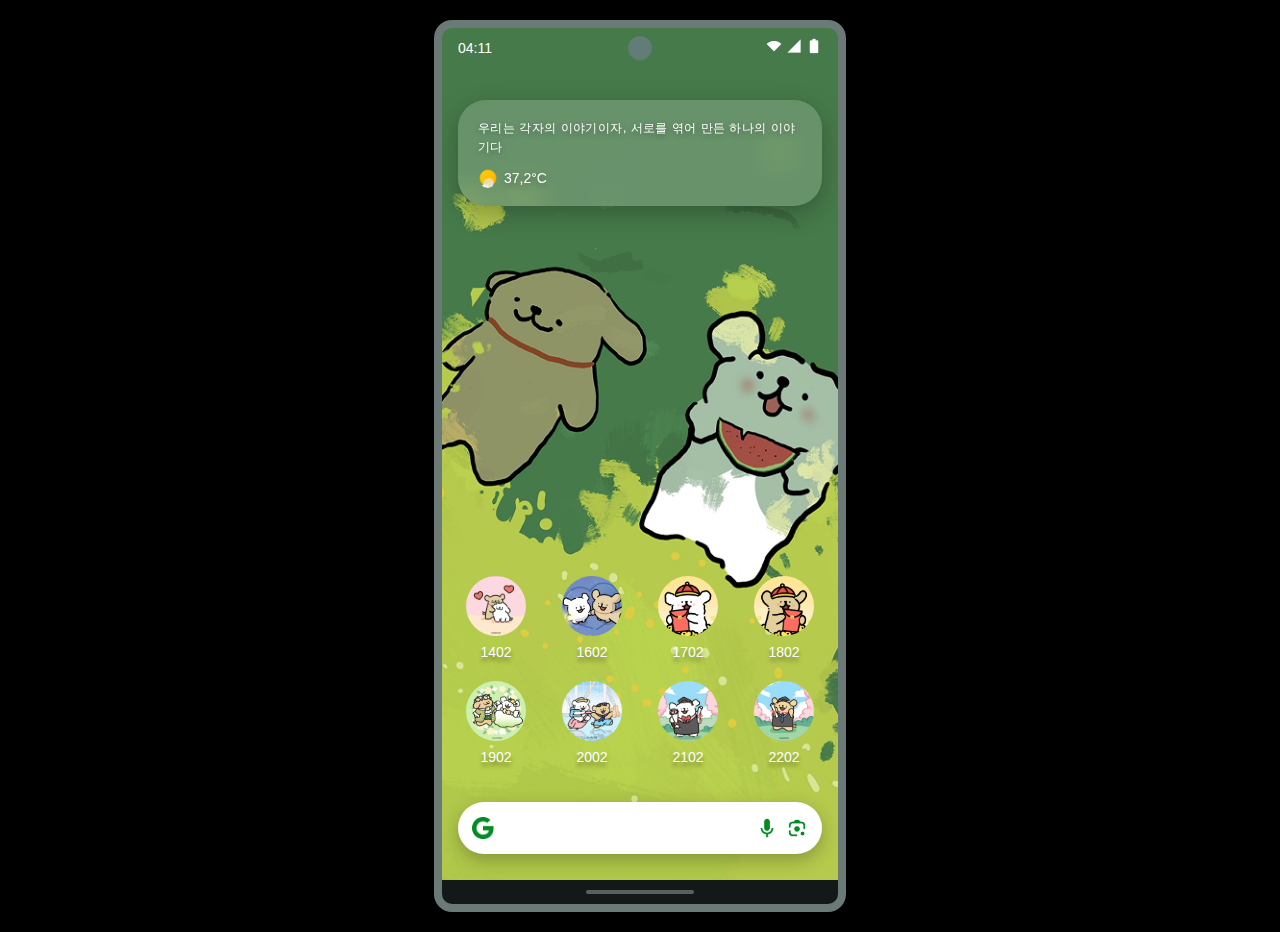
<file: code/homescreen/index.html>
<!DOCTYPE html>
<html lang="en">
<head>
    <meta charset="UTF-8">
    <meta name="viewport" content="width=device-width, initial-scale=1.0">
    <title>Android Homescreen</title>
    <link rel="stylesheet" href="index.css">
</head>
<body>
    <div class="homescreen">
        <!-- Status Bar -->
        <div class="status-bar">
            <div class="time-date">
                <span class="time">hefu</span>
            </div>
            <div class="status-icons">
                <div class="wifi-icon">
                    <img src="../../source/wifi.png" alt="WiFi" class="wifi-icon">
                </div>
                <div class="signal-icon">
                    <img src="../../source/signal.png" alt="Signal" class="signal-icon">
                </div>
                <div class="battery-icon">
                    <img src="../../source/battery.png" alt="Battery" class="battery-icon">
                </div>
            </div>
            <div class="camera-cutout"></div>
        </div>

        <!-- Background Screen -->
        <div class="screen-bg">
            <!-- Smart Space -->
            <div class="smart-space">
                <div class="smart-space-left">
                    <span class="smart-space-title">
                        우리는 각자의 이야기이자, 서로를 엮어 만든 하나의 이야기다
                    </span>
                </div>
            <div class="weather-info">
                <img src="../../source/weather-icon.png" alt="Weather" class="weather-icon">
                <span class="temperature">37,2°C</span>
            </div>
            </div>

            <!-- Calendar Icons Row 1 -->
            <div class="calendar-row calendar-row-1">
                <div class="calendar-day" data-date="1402">
                    <img src="../../source/day-14-56586a.png" alt="1402" class="day-icon">
                    <span class="day-text">1402</span>
                </div>
                <div class="calendar-day" data-date="1602">
                    <img src="../../source/day-16-56586a.png" alt="1602" class="day-icon">
                    <span class="day-text">1602</span>
                </div>
                <div class="calendar-day" data-date="1702">
                    <img src="../../source/day-17-56586a.png" alt="1702" class="day-icon">
                    <span class="day-text">1702</span>
                </div>
                <div class="calendar-day" data-date="1802">
                    <img src="../../source/day-18-56586a.png" alt="1802" class="day-icon">
                    <span class="day-text">1802</span>
                </div>
            </div>

            <!-- Calendar Icons Row 2 -->
            <div class="calendar-row calendar-row-2">
                <div class="calendar-day" data-date="1902">
                    <img src="../../source/day-19-56586a.png" alt="1902" class="day-icon">
                    <span class="day-text">1902</span>
                </div>
                <div class="calendar-day" data-date="2002">
                    <img src="../../source/day-20-56586a.png" alt="2002" class="day-icon">
                    <span class="day-text">2002</span>
                </div>
                <div class="calendar-day" data-date="2102">
                    <img src="../../source/day-21-56586a.png" alt="2102" class="day-icon">
                    <span class="day-text">2102</span>
                </div>
                <div class="calendar-day" data-date="2202">
                    <img src="../../source/day-22-56586a.png" alt="2202" class="day-icon">
                    <span class="day-text">2202</span>
                </div>
            </div>

            <!-- App Launcher -->
            <div class="launcher">
                <!-- App icons would go here -->
                <div class="app-grid">
                    <!-- Placeholder for app icons -->
                </div>
            </div>
        </div>

        <!-- Google Search Bar -->
        <div class="google-search-bar">
            <img src="../../source/google.png" alt="Google" class="search-icon left">
            <div class="search-placeholder"></div>
            <img src="../../source/mic.png" alt="Mic" class="search-icon right">
            <img src="../../source/lens.png" alt="Lens" class="search-icon right lens">
        </div>

        <!-- Navigation Bar -->
        <div class="navigation-bar">
            <!-- Gesture navigation bar -->
        </div>
    </div>

    <script src="index.js"></script>
</body>
</html>
</file>
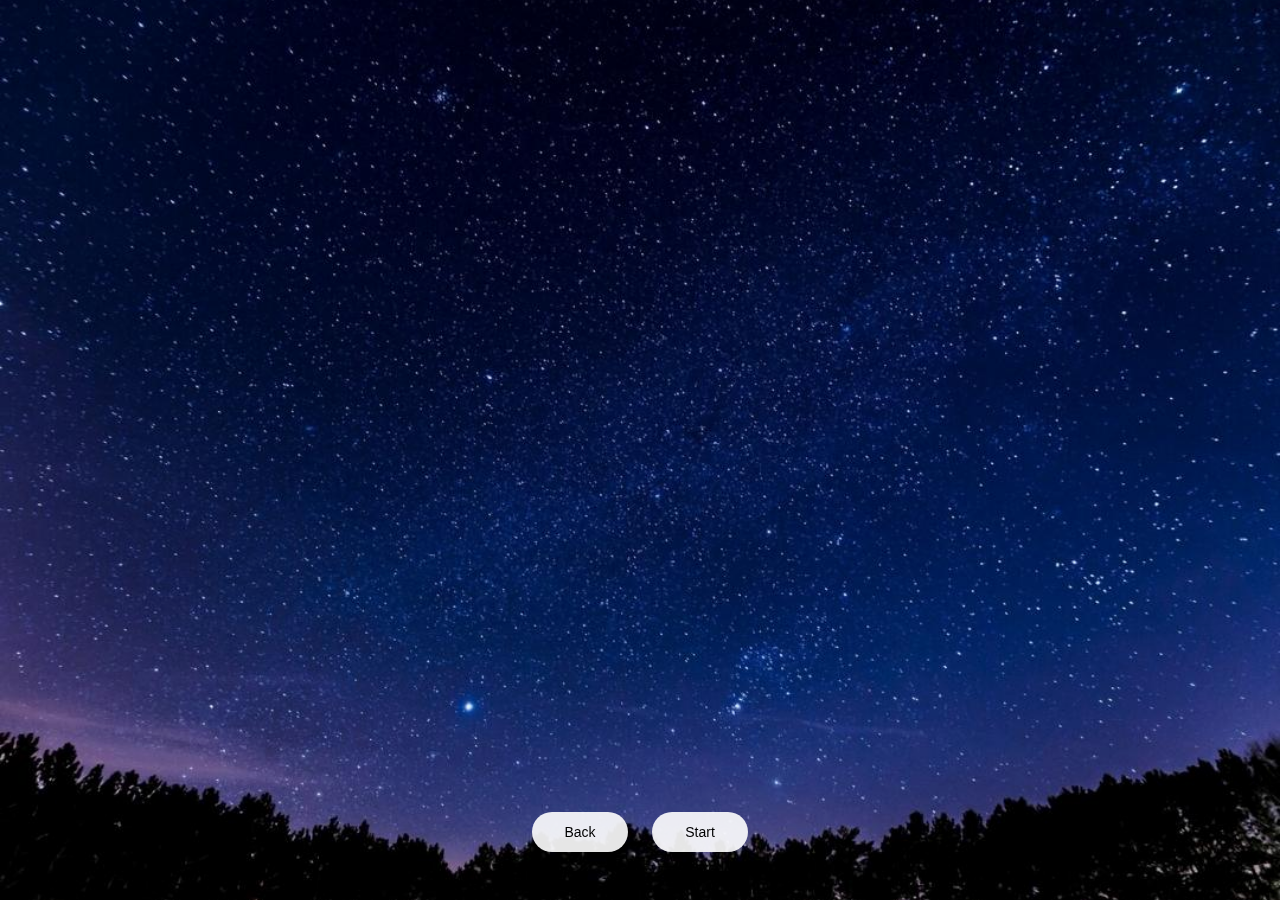
<file: code/homescreen/firework.html>
<!DOCTYPE html>
<html lang="en">
<head>
  <meta charset="UTF-8" />
  <meta name="viewport" content="width=device-width, initial-scale=1.0"/>
  <title>Fireworks 16.02</title>
  <link rel="preload" as="image" href="source/night.jpg">
  <link rel="stylesheet" href="firework.css">
</head>
<body>
  <!-- Canvas layer: meteors, rockets, fireworks -->
  <!-- Firework Canvas -->
  <canvas id="firework" aria-label="Fireworks animation canvas"></canvas>

  <!-- Final Text (controlled by JS via class toggle) -->
  <div class="firework-text" id="fireworkText">
    năm mới vui vẻ~
  </div>

  <!-- Controls -->
  <div class="firework-controls">
    <button id="backBtn" type="button">Back</button>
    <button id="startBtn" type="button">Start</button>
  </div>

  <script src="firework.js"></script>
</body>
</html>
</file>
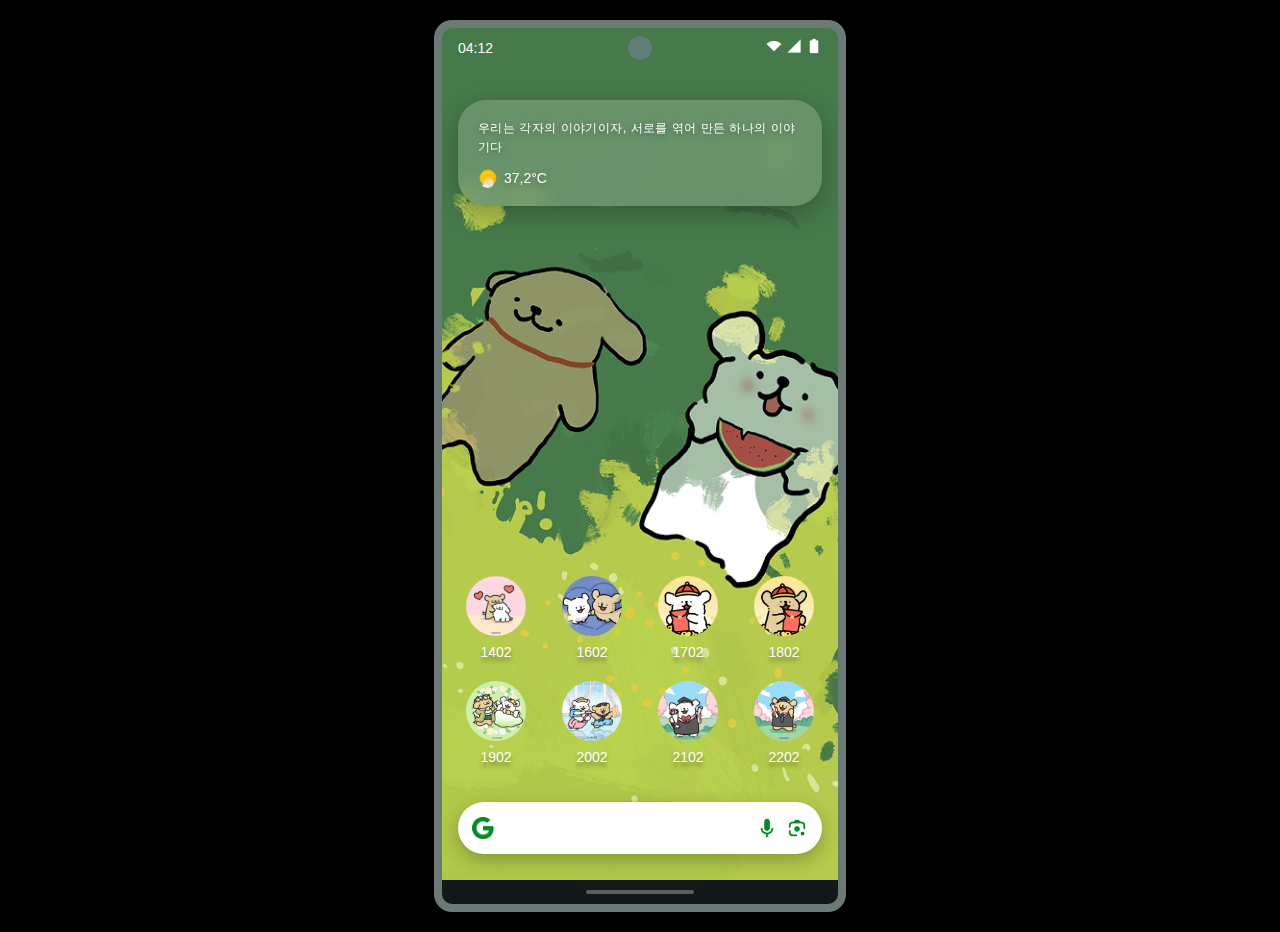
<file: code/homescreen/homescreen.html>
<!DOCTYPE html>
<html lang="en">
<head>
    <meta charset="UTF-8">
    <meta name="viewport" content="width=device-width, initial-scale=1.0">
    <title>Android Homescreen</title>
    <link rel="stylesheet" href="homescreen.css">
</head>
<body>
    <div class="homescreen">
        <!-- Status Bar -->
        <div class="status-bar">
            <div class="time-date">
                <span class="time">hefu</span>
            </div>
            <div class="status-icons">
                <div class="wifi-icon">
                    <img src="../../source/wifi.png" alt="WiFi" class="wifi-icon">
                </div>
                <div class="signal-icon">
                    <img src="../../source/signal.png" alt="Signal" class="signal-icon">
                </div>
                <div class="battery-icon">
                    <img src="../../source/battery.png" alt="Battery" class="battery-icon">
                </div>
            </div>
            <div class="camera-cutout"></div>
        </div>

        <!-- Background Screen -->
        <div class="screen-bg">
            <!-- Smart Space -->
            <div class="smart-space">
                <div class="smart-space-left">
                    <span class="smart-space-title">
                        우리는 각자의 이야기이자, 서로를 엮어 만든 하나의 이야기다
                    </span>
                </div>
            <div class="weather-info">
                <img src="../../source/weather-icon.png" alt="Weather" class="weather-icon">
                <span class="temperature">37,2°C</span>
            </div>
            </div>

            <!-- Calendar Icons Row 1 -->
            <div class="calendar-row calendar-row-1">
                <div class="calendar-day" data-date="1402">
                    <img src="../../source/day-14-56586a.png" alt="1402" class="day-icon">
                    <span class="day-text">1402</span>
                </div>
                <div class="calendar-day" data-date="1602">
                    <img src="../../source/day-16-56586a.png" alt="1602" class="day-icon">
                    <span class="day-text">1602</span>
                </div>
                <div class="calendar-day" data-date="1702">
                    <img src="../../source/day-17-56586a.png" alt="1702" class="day-icon">
                    <span class="day-text">1702</span>
                </div>
                <div class="calendar-day" data-date="1802">
                    <img src="../../source/day-18-56586a.png" alt="1802" class="day-icon">
                    <span class="day-text">1802</span>
                </div>
            </div>

            <!-- Calendar Icons Row 2 -->
            <div class="calendar-row calendar-row-2">
                <div class="calendar-day" data-date="1902">
                    <img src="../../source/day-19-56586a.png" alt="1902" class="day-icon">
                    <span class="day-text">1902</span>
                </div>
                <div class="calendar-day" data-date="2002">
                    <img src="../../source/day-20-56586a.png" alt="2002" class="day-icon">
                    <span class="day-text">2002</span>
                </div>
                <div class="calendar-day" data-date="2102">
                    <img src="../../source/day-21-56586a.png" alt="2102" class="day-icon">
                    <span class="day-text">2102</span>
                </div>
                <div class="calendar-day" data-date="2202">
                    <img src="../../source/day-22-56586a.png" alt="2202" class="day-icon">
                    <span class="day-text">2202</span>
                </div>
            </div>

            <!-- App Launcher -->
            <div class="launcher">
                <!-- App icons would go here -->
                <div class="app-grid">
                    <!-- Placeholder for app icons -->
                </div>
            </div>
        </div>

        <!-- Google Search Bar -->
        <div class="google-search-bar">
            <img src="../../source/google.png" alt="Google" class="search-icon left">
            <div class="search-placeholder"></div>
            <img src="../../source/mic.png" alt="Mic" class="search-icon right">
            <img src="../../source/lens.png" alt="Lens" class="search-icon right lens">
        </div>

        <!-- Navigation Bar -->
        <div class="navigation-bar">
            <!-- Gesture navigation bar -->
        </div>
    </div>

    <script src="homescreen.js"></script>
</body>
</html>
</file>
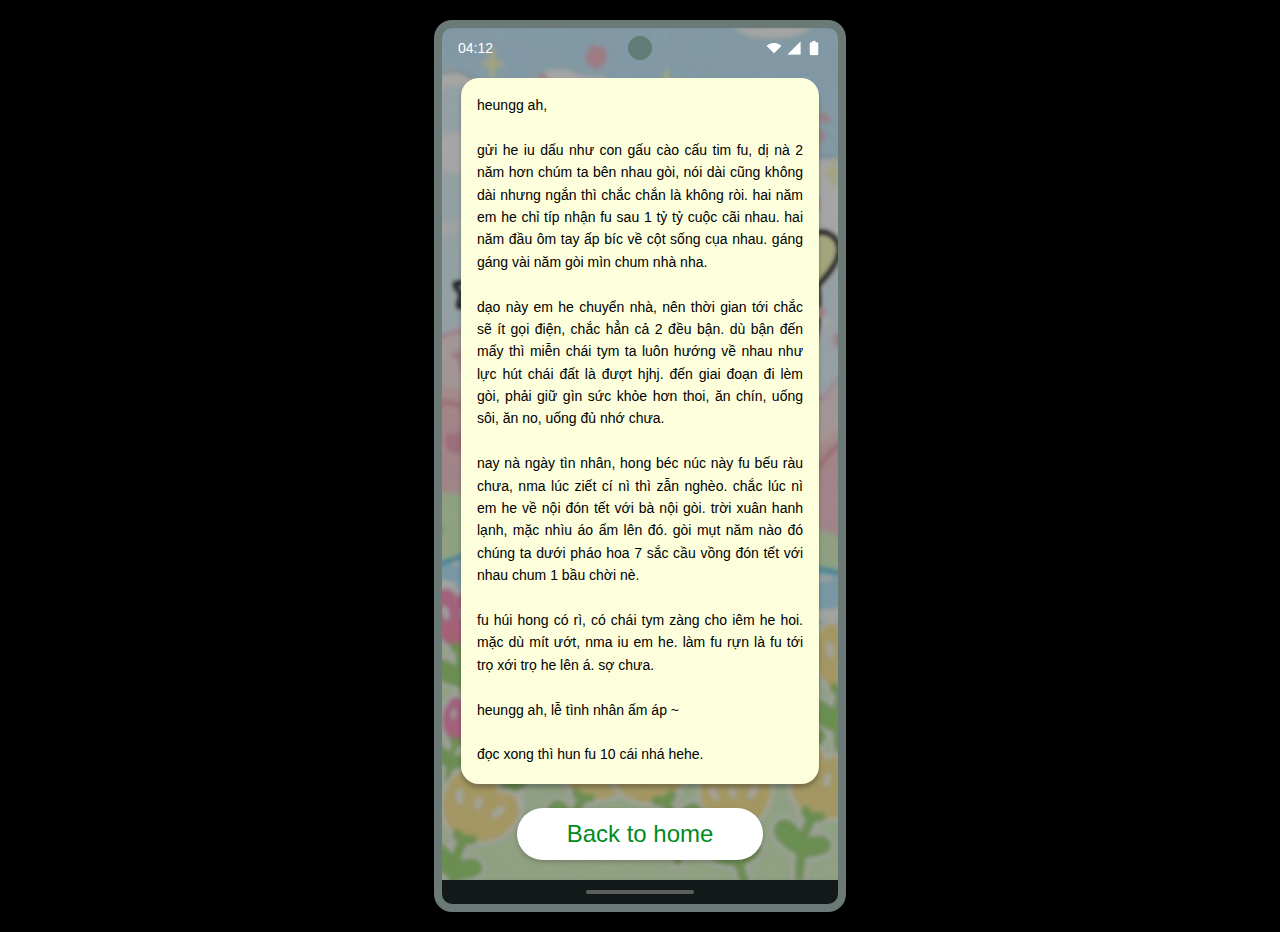
<file: code/homescreen/letter-content.html>
<!DOCTYPE html>
<html lang="en">
<head>
    <meta charset="UTF-8">
    <meta name="viewport" content="width=device-width, initial-scale=1.0">
    <title>Android Letter Content</title>
    <link rel="stylesheet" href="letter-content.css">
</head>
<body>
    <div class="letter-content">
        <!-- Status Bar -->
        <div class="status-bar">
            <div class="time-date">
                <span class="time">00:00</span>
            </div>
            <div class="status-icons">
                <img src="source/wifi.png" alt="wifi" class="wifi-icon">
                <img src="source/signal.png" alt="signal" class="cellular-icon">
                <img src="source/battery.png" alt="battery" class="battery-icon">
            </div>
            <div class="camera-cutout"></div>
        </div>
        <!-- Lockscreen Background -->
        <div class="lockscreen-bg">
            <!-- Smart Space -->
            <div class="smart-space">
                <div class="smart-space-title">
                    let me be your green
                </div>
                <div class="moon-info">
                    <img src="source/moon.png" alt="Weather" class="moon-icon">
                    <span class="moon-text">'cuz u 're my green</span>
                </div>
            </div>

            <!-- Letter Content -->
            <div class="letter-paper">
                <div class="letter-text">
                    Although Scott said it didn't matter to him, he knew deep
                    inside that it did. They had been friends as long as he could
                    remember and not once had he had to protest that something Joe
                    apologized for doing didn't really matter. Scott stuck to his
                    lie and insisted again and again that everything was fine as
                    Joe continued to apologize. Scott already knew that despite
                    his words accepting the apologies that their friendship would
                    never be the same.

                    It wasn't supposed to end that way. The plan had been
                    meticulously thought out and practiced again and again. There
                    was only one possible result once it had been implemented, but
                    as they stood there the result wasn't anything close to what
                    it should have been. The fog was as thick as pea soup. This
                    was a problem. Gary was driving but couldn't see a thing in
                    front of him. He knew he should stop, but the road was narrow
                    so if he did, it would be right in the center of the road. He
                    was sure that another car would end up rear-ending him, so he
                    continued forward despite the lack of visibility. This was an
                    unwise move.

                    Debbie had taken George for granted for more than fifteen
                    years now. He wasn't sure what exactly had made him choose
                    this time and place to address the issue, but he decided that
                    now was the time. He looked straight into her eyes and just as
                    she was about to speak, turned away and walked out the door.

                    Colors bounced around in her head. They mixed and threaded
                    themselves together. Even colors that had no business being
                    together. They were all one, yet distinctly separate at the
                    same time. How was she going to explain this to the others?
                </div>
            </div>

            <!-- Back to Home Button -->
            <div class="back-to-home" id="back-to-home">
                <div class="home-button">
                    <span>Back to home</span>
                </div>
            </div>
        </div>

        <!-- Navigation Bar -->
        <div class="navigation-bar">
            <!-- Gesture navigation bar -->
        </div>
    </div>

    <script src="letter-content.js"></script>
</body>
</html>
</file>
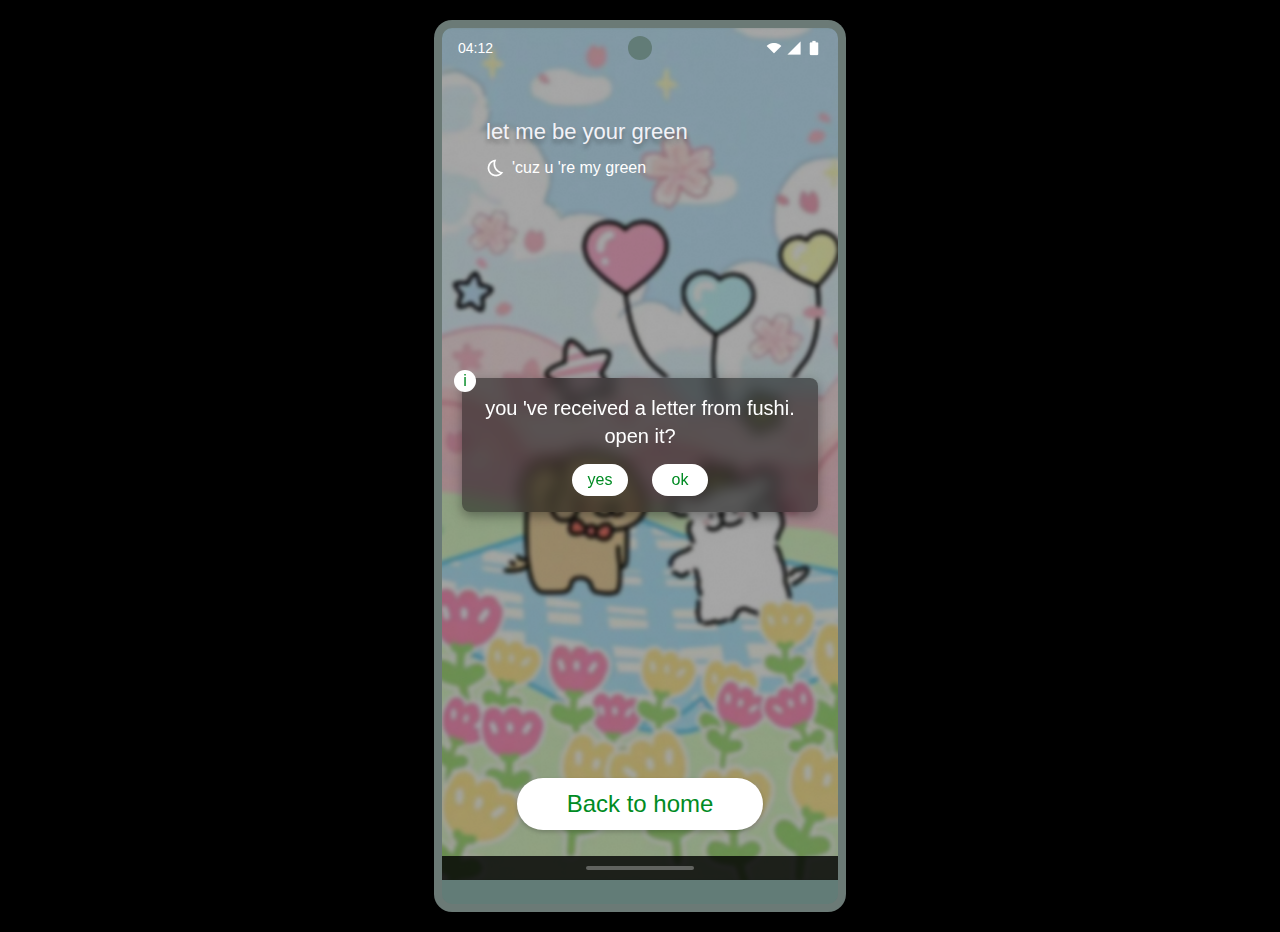
<file: code/homescreen/letter-notification.html>
<!DOCTYPE html>
<html lang="en">
<head>
    <meta charset="UTF-8">
    <meta name="viewport" content="width=device-width, initial-scale=1.0">
    <title>Android Letter Notification</title>
    <link rel="stylesheet" href="letter-notification.css">
</head>
<body>
    <div class="letter-notification">
        <!-- Status Bar -->
        <div class="status-bar">
            <div class="time-date">
                <span class="time">00:00</span>
            </div>
            <div class="status-icons">
                <img src="source/wifi.png" alt="wifi" class="wifi-icon">
                <img src="../../source/signal.png" alt="signal" class="cellular-icon">
                <img src="../../source/battery.png" alt="battery" class="battery-icon">
            </div>
            <div class="camera-cutout"></div>
        </div>

        <!-- Lockscreen Background -->
        <div class="lockscreen-bg">
            <!-- Smart Space -->
            <div class="smart-space">
                <div class="smart-space-title">
                    let me be your green
                </div>
               <div class="moon-info">
                    <img src="../../source/moon.png" alt="Weather" class="moon-icon">
                    <span class="moon-text">'cuz u 're my green</span>
                </div>
            </div>

            <!-- Letter Notification -->
            <div class="letter-notification-popup">
                <div class="notification-content">
                    <div class="notification-text">
                        you 've received a letter from fushi.
                        open it?
                    </div>
                    <div class="notification-buttons">
                        <div class="button yes-button" id="yes-button">
                            <span>yes</span>
                        </div>
                        <div class="button ok-button" id="ok-button">
                            <span>ok</span>
                        </div>
                    </div>
                </div>
                <div class="info-icon" id="info-icon">
                    <span>i</span>
                </div>
            </div>

           <!-- Back to Home Button -->
            <div class="back-to-home" id="back-to-home">
                <div class="home-button">
                    <span>Back to home</span>
                </div>
        </div>

        <!-- Navigation Bar -->
        <div class="navigation-bar">
            <!-- Gesture navigation bar -->
        </div>
    </div>

    <script src="letter-notification.js"></script>
</body>
</html>
</file>
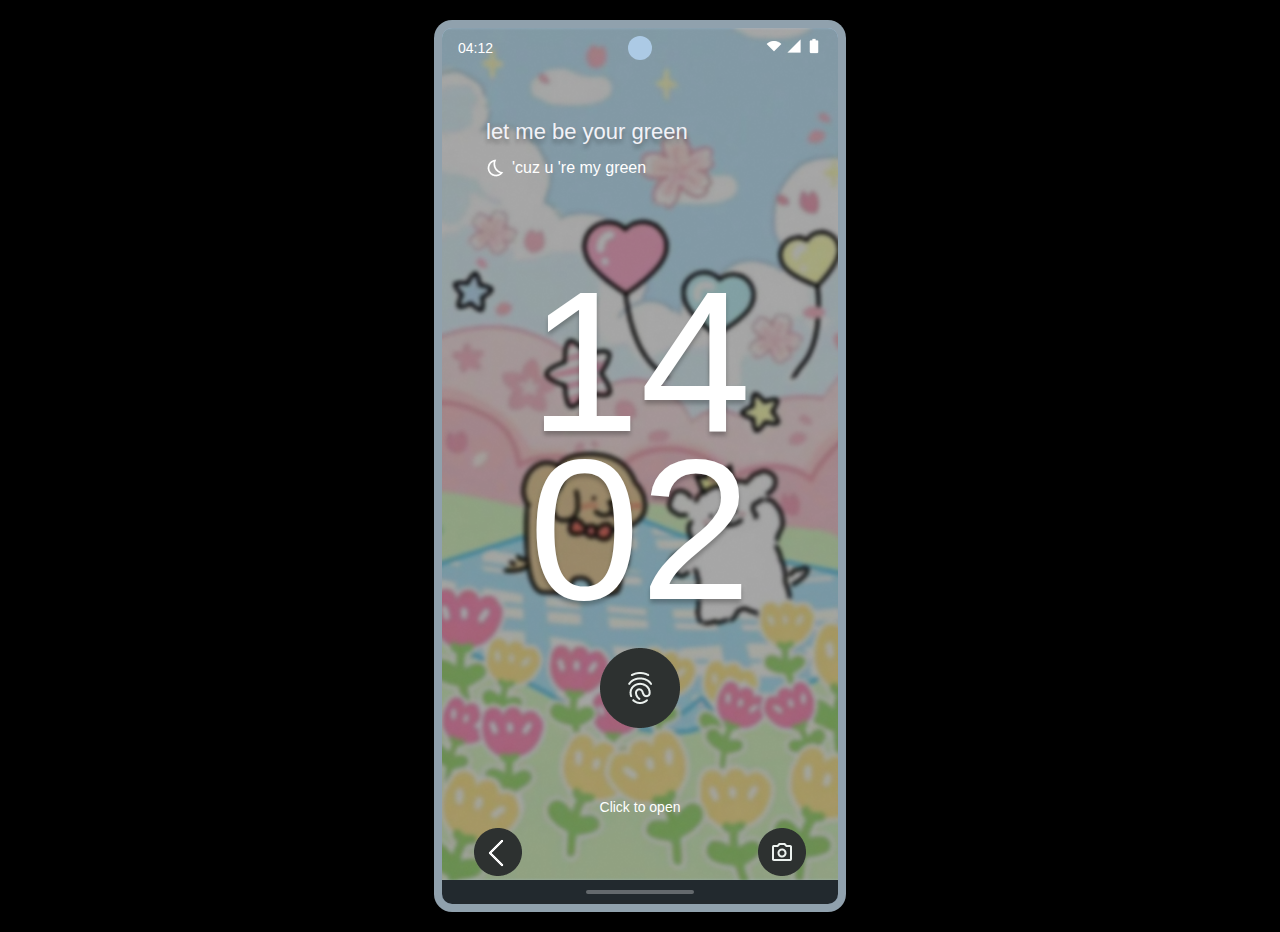
<file: code/homescreen/lockscreen.html>
<!DOCTYPE html>
<html lang="en">
<head>
    <meta charset="UTF-8">
    <meta name="viewport" content="width=device-width, initial-scale=1.0">
    <title>Android Lockscreen</title>
    <link rel="stylesheet" href="lockscreen.css">
</head>
<body>
    <div class="lockscreen">
        <!-- Status Bar -->
        <div class="status-bar">
            <div class="time-date">
                <span class="time">00:00</span>
            </div>
            <div class="status-icons">
                <div class="wifi-icon">
                    <img src="../../source/wifi.png" alt="WiFi" class="wifi-icon">
                </div>
                <div class="signal-icon">
                    <img src="../../source/signal.png" alt="Signal" class="signal-icon">
                </div>
                <div class="battery-icon">
                    <img src="../../source/battery.png" alt="Battery" class="battery-icon">
                </div>
            </div>
            <div class="camera-cutout"></div>
        </div>

        <!-- Lockscreen Background -->
        <div class="lockscreen-bg">
            <!-- Smart Space -->
            <div class="smart-space">
                <div class="smart-space-title">
                    let me be your green
                </div>
                <div class="moon-info">
                    <img src="../../source/moon.png" alt="Weather" class="moon-icon">
                    <span class="moon-text">'cuz u 're my green</span>
                </div>
            </div>

            <!-- Big Clock -->
            <div class="big-clock">
                <div class="clock-time">14<br>02</div>
            </div>

            <!-- Click to open -->
            <div class="click-to-open">
                Click to open
            </div>

            <!-- Fingerprint -->
            <div class="fingerprint">
                <div class="fingerprint-icon">
                   <img src="../../source/fingerprint.png" alt="Fingerprint" class="fingerprint-icon"> 
                </div>
            </div>

            <!-- Quick Controls -->
            <div class="quick-controls">
                <div class="camera-control">
                    <img src="../../source/camera.png" alt="Camera" class="camera-icon">
                </div>
            </div>

            <!-- Back Button -->
            <div class="back-button">
                <div class="back-icon">
                    <img src="../../source/back.png" alt="Back" class="back-icon">
                </div>
            </div>
        </div>

        <!-- Navigation Bar -->
        <div class="navigation-bar">
            <!-- Gesture navigation bar -->
        </div>
    </div>

    <script src="lockscreen.js"></script>
</body>
</html>
</file>
<file: code/homescreen/firework.css>
html, body {
  margin: 0;
  padding: 0;
  width: 100%;
  height: 100%;
  overflow: hidden;
  background-image: url('source/night.jpg');
  background-size: cover;
  background-position: center;
  background-repeat: no-repeat;
}

/* Canvas layer for fireworks, rockets, and meteors */
canvas {
  position: fixed;
  inset: 0;
  width: 100vw;
  height: 100vh;
  display: block;
  z-index: 1;
  pointer-events: none;
  image-rendering: auto;
  will-change: transform;
  filter: none;
}

/* Dark blur overlay to keep fireworks visible */
body::after {
  content: '';
  position: fixed;
  inset: 0;
  background: rgba(0, 0, 0, 0.025);
  pointer-events: none;
  z-index: 2;
  mix-blend-mode: normal;
}

/* Final greeting text appears above fireworks */
/* Firework text (final message) */
.firework-text {
  position: fixed;
  inset: 0;
  display: flex;
  align-items: center;
  justify-content: center;
  font-size: 48px;
  font-weight: 600;
  letter-spacing: 2px;
  color: #ffffff;
  opacity: 0;
  z-index: 3;
  transition: opacity 2s ease;
  text-shadow: 0 0 8px rgba(255, 255, 255, 0.45);
}

.firework-text.show {
  opacity: 1;
}

/* Firework control buttons */
.firework-controls {
  position: fixed;
  bottom: 48px;
  left: 50%;
  transform: translateX(-50%);
  display: flex;
  gap: 24px;
  z-index: 4;
}

.firework-controls button {
  min-width: 96px;
  height: 40px;
  padding: 0 16px;
  border-radius: 20px;
  border: none;
  font-size: 14px;
  font-weight: 500;
  cursor: pointer;
  background: rgba(255, 255, 255, 0.9);
  color: #000;
}

.firework-controls button:active {
  transform: scale(0.96);
}
</file>
<file: code/homescreen/index.css>
/* Reset and base styles */
* {
    margin: 0;
    padding: 0;
    box-sizing: border-box;
}

body {
    font-family: 'Roboto', -apple-system, BlinkMacSystemFont, 'Segoe UI', sans-serif;
    background: #000;
    display: flex;
    justify-content: center;
    align-items: center;
    min-height: 100vh;
    padding: 20px;
}

/* Main homescreen container */
.homescreen {
    width: 412px;
    height: 892px;
    border-radius: 18px;
    border: 8px solid rgba(116, 119, 117, 0.5);
    position: relative;
    overflow: hidden;
    background: #627C77;
}

/* Status Bar */
.status-bar {
    position: absolute;
    top: 0;
    left: 0;
    right: 0;
    height: 40px;
    display: flex;
    justify-content: space-between;
    align-items: center;
    padding: 0 16px;
    gap: 4px;
    z-index: 10;
}

.time-date {
    display: flex;
    align-items: center;
    gap: 8px;
}

.time {
    font-family: 'Roboto', sans-serif;
    font-weight: 400;
    font-size: 14px;
    line-height: 1.4285714285714286em;
    letter-spacing: 1.7857142857142856%;
    color: #FFFFFF;
}

.status-icons {
    display: flex;
    justify-content: flex-end;
    align-items: center;
    gap: 4px;
}

/* Status icons (simplified) */
.status-icons img {
    width: 16px;
    height: 16px;
    object-fit: contain;
}

.camera-cutout {
    position: absolute;
    left: 50%;
    top: 8px;
    transform: translateX(-50%);
    width: 24px;
    height: 24px;
    background: #627C77;
    border-radius: 12px;
}

/* Screen Background */
.screen-bg {
    position: absolute;
    top: 0;
    left: 0;
    right: 0;
    bottom: 24px; /* Leave space for navigation bar */
    background-image: url('source/background-191355.png');
    background-size: cover;
    background-position: center;
    background-repeat: no-repeat;
}

/* Smart Space */
.smart-space {
    position: absolute;
    top: 72px;
    left: 0;
    right: 0;
    height: auto;
    margin: 0 16px;
    background: rgba(255, 255, 255, 0.18);
    backdrop-filter: blur(16px);
    -webkit-backdrop-filter: blur(16px);
    border-radius: 28px;
    padding: 18px 20px;
    display: flex;
    flex-direction: column;
    gap: 10px;
    box-shadow: 0 8px 24px rgba(0, 0, 0, 0.25);
}

.smart-space-title {
    font-family: 'Roboto', sans-serif;
    font-weight: 500;
    font-size: 12px;
    line-height: 1.4;
    letter-spacing: 0.04em;
    color: #FFFFFF;
    white-space: normal;
    text-shadow: 0 2px 6px rgba(0, 0, 0, 0.35);
}

.weather-info {
    display: flex;
    align-items: center;
    gap: 6px;
    margin-top: 2px;
}

.weather-icon {
    width: 20px;
    height: 20px;
    border-radius: 50%;
}

.temperature {
    font-family: 'Roboto', sans-serif;
    font-weight: 500;
    font-size: 14px;
    line-height: 1;
    color: #FFFFFF;
    text-shadow: 0 2px 6px rgba(0, 0, 0, 0.35);
}

/* Calendar Rows */
.calendar-row {
    display: flex;
    align-items: center;
    gap: 36px;
    position: absolute;
    left: 24px;
}

.calendar-row-1 {
    top: 548px;
}

.calendar-row-2 {
    top: 653px;
}

.calendar-day {
    display: flex;
    flex-direction: column;
    align-items: center;
    gap: 6px;
}

.day-icon {
    width: 60px;
    height: 60px;
    border-radius: 50%;
    object-fit: cover;
}

.day-text {
    font-family: 'Roboto', sans-serif;
    font-weight: 500;
    font-size: 14px;
    line-height: 1.4285714285714286em;
    letter-spacing: 0.7142857249294009%;
    color: #FFFFFF;
    text-shadow: 0px 4px 4px rgba(0, 0, 0, 0.4);
    text-align: center;
}

/* Google Search Bar */
.google-search-bar {
    position: absolute;
    bottom: 50px;
    left: 16px;
    right: 16px;
    height: 52px;
    background: #FFFFFF;
    border-radius: 26px;
    display: flex;
    align-items: center;
    padding: 0 14px;
    box-shadow: 0 6px 18px rgba(0, 0, 0, 0.25);
}

.google-search-bar .search-icon {
    width: 22px;
    height: 22px;
    object-fit: contain;
    flex-shrink: 0;
}

.google-search-bar .search-icon.left {
    margin-right: 12px;
}

.google-search-bar .search-icon.right {
    margin-left: 12px;
}

.google-search-bar .search-icon.lens {
    margin-left: 8px;
}

.search-placeholder {
    flex: 1;
}

/* Launcher */
.launcher {
    position: absolute;
    top: 744px;
    left: 22px;
    right: 22px;
    bottom: 48px;
    display: flex;
    flex-direction: column;
    gap: 36px;
    padding: 48px 0;
}

.app-grid {
    display: grid;
    grid-template-columns: repeat(4, 1fr);
    gap: 36px 16px;
    flex: 1;
}

/* Navigation Bar */
.navigation-bar {
    position: absolute;
    bottom: 0;
    left: 0;
    right: 0;
    height: 24px;
    background: rgba(0, 0, 0, 0.8);
    display: flex;
    align-items: center;
    justify-content: center;
}

.navigation-bar::before {
    content: '';
    width: 108px;
    height: 4px;
    background: rgba(255, 255, 255, 0.3);
    border-radius: 2px;
}

/* Responsive adjustments */
@media (max-width: 480px) {
    body {
        padding: 10px;
    }

    .homescreen {
        width: 100%;
        max-width: 412px;
        height: auto;
        aspect-ratio: 412/892;
    }
}
</file>
<file: code/homescreen/homescreen.css>
/* Reset and base styles */
* {
    margin: 0;
    padding: 0;
    box-sizing: border-box;
}

body {
    font-family: 'Roboto', -apple-system, BlinkMacSystemFont, 'Segoe UI', sans-serif;
    background: #000;
    display: flex;
    justify-content: center;
    align-items: center;
    min-height: 100vh;
    padding: 20px;
}

/* Main homescreen container */
.homescreen {
    width: 412px;
    height: 892px;
    border-radius: 18px;
    border: 8px solid rgba(116, 119, 117, 0.5);
    position: relative;
    overflow: hidden;
    background: #627C77;
}

/* Status Bar */
.status-bar {
    position: absolute;
    top: 0;
    left: 0;
    right: 0;
    height: 40px;
    display: flex;
    justify-content: space-between;
    align-items: center;
    padding: 0 16px;
    gap: 4px;
    z-index: 10;
}

.time-date {
    display: flex;
    align-items: center;
    gap: 8px;
}

.time {
    font-family: 'Roboto', sans-serif;
    font-weight: 400;
    font-size: 14px;
    line-height: 1.4285714285714286em;
    letter-spacing: 1.7857142857142856%;
    color: #FFFFFF;
}

.status-icons {
    display: flex;
    justify-content: flex-end;
    align-items: center;
    gap: 4px;
}

/* Status icons (simplified) */
.status-icons img {
    width: 16px;
    height: 16px;
    object-fit: contain;
}

.camera-cutout {
    position: absolute;
    left: 50%;
    top: 8px;
    transform: translateX(-50%);
    width: 24px;
    height: 24px;
    background: #627C77;
    border-radius: 12px;
}

/* Screen Background */
.screen-bg {
    position: absolute;
    top: 0;
    left: 0;
    right: 0;
    bottom: 24px; /* Leave space for navigation bar */
    background-image: url('../../source/background-191355.png');
    background-size: cover;
    background-position: center;
    background-repeat: no-repeat;
}

/* Smart Space */
.smart-space {
    position: absolute;
    top: 72px;
    left: 0;
    right: 0;
    height: auto;
    margin: 0 16px;
    background: rgba(255, 255, 255, 0.18);
    backdrop-filter: blur(16px);
    -webkit-backdrop-filter: blur(16px);
    border-radius: 28px;
    padding: 18px 20px;
    display: flex;
    flex-direction: column;
    gap: 10px;
    box-shadow: 0 8px 24px rgba(0, 0, 0, 0.25);
}

.smart-space-title {
    font-family: 'Roboto', sans-serif;
    font-weight: 500;
    font-size: 12px;
    line-height: 1.4;
    letter-spacing: 0.04em;
    color: #FFFFFF;
    white-space: normal;
    text-shadow: 0 2px 6px rgba(0, 0, 0, 0.35);
}

.weather-info {
    display: flex;
    align-items: center;
    gap: 6px;
    margin-top: 2px;
}

.weather-icon {
    width: 20px;
    height: 20px;
    border-radius: 50%;
}

.temperature {
    font-family: 'Roboto', sans-serif;
    font-weight: 500;
    font-size: 14px;
    line-height: 1;
    color: #FFFFFF;
    text-shadow: 0 2px 6px rgba(0, 0, 0, 0.35);
}

/* Calendar Rows */
.calendar-row {
    display: flex;
    align-items: center;
    gap: 36px;
    position: absolute;
    left: 24px;
}

.calendar-row-1 {
    top: 548px;
}

.calendar-row-2 {
    top: 653px;
}

.calendar-day {
    display: flex;
    flex-direction: column;
    align-items: center;
    gap: 6px;
}

.day-icon {
    width: 60px;
    height: 60px;
    border-radius: 50%;
    object-fit: cover;
}

.day-text {
    font-family: 'Roboto', sans-serif;
    font-weight: 500;
    font-size: 14px;
    line-height: 1.4285714285714286em;
    letter-spacing: 0.7142857249294009%;
    color: #FFFFFF;
    text-shadow: 0px 4px 4px rgba(0, 0, 0, 0.4);
    text-align: center;
}

/* Google Search Bar */
.google-search-bar {
    position: absolute;
    bottom: 50px;
    left: 16px;
    right: 16px;
    height: 52px;
    background: #FFFFFF;
    border-radius: 26px;
    display: flex;
    align-items: center;
    padding: 0 14px;
    box-shadow: 0 6px 18px rgba(0, 0, 0, 0.25);
}

.google-search-bar .search-icon {
    width: 22px;
    height: 22px;
    object-fit: contain;
    flex-shrink: 0;
}

.google-search-bar .search-icon.left {
    margin-right: 12px;
}

.google-search-bar .search-icon.right {
    margin-left: 12px;
}

.google-search-bar .search-icon.lens {
    margin-left: 8px;
}

.search-placeholder {
    flex: 1;
}

/* Launcher */
.launcher {
    position: absolute;
    top: 744px;
    left: 22px;
    right: 22px;
    bottom: 48px;
    display: flex;
    flex-direction: column;
    gap: 36px;
    padding: 48px 0;
}

.app-grid {
    display: grid;
    grid-template-columns: repeat(4, 1fr);
    gap: 36px 16px;
    flex: 1;
}

/* Navigation Bar */
.navigation-bar {
    position: absolute;
    bottom: 0;
    left: 0;
    right: 0;
    height: 24px;
    background: rgba(0, 0, 0, 0.8);
    display: flex;
    align-items: center;
    justify-content: center;
}

.navigation-bar::before {
    content: '';
    width: 108px;
    height: 4px;
    background: rgba(255, 255, 255, 0.3);
    border-radius: 2px;
}

/* Responsive adjustments */
@media (max-width: 480px) {
    body {
        padding: 10px;
    }

    .homescreen {
        width: 100%;
        max-width: 412px;
        height: auto;
        aspect-ratio: 412/892;
    }
}
</file>
<file: code/homescreen/letter-content.css>
/* Reset and base styles */
* {
    margin: 0;
    padding: 0;
    box-sizing: border-box;
}

body {
    font-family: 'Roboto', -apple-system, BlinkMacSystemFont, 'Segoe UI', sans-serif;
    background: #000;
    display: flex;
    justify-content: center;
    align-items: center;
    min-height: 100vh;
    padding: 20px;
}

/* Main letter content container */
.letter-content {
    width: 412px;
    height: 892px;
    border-radius: 18px;
    border: 8px solid rgba(116, 119, 117, 0.5);
    position: relative;
    overflow: hidden;
    background: #627C77;
}

/* Status Bar */
.status-bar {
    position: absolute;
    top: 0;
    left: 0;
    right: 0;
    height: 40px;
    display: flex;
    justify-content: space-between;
    align-items: center;
    padding: 0 16px;
    gap: 4px;
    z-index: 10;
}

.time-date {
    display: flex;
    align-items: center;
    gap: 8px;
}

.time {
    font-family: 'Roboto', sans-serif;
    font-weight: 400;
    font-size: 14px;
    line-height: 1.4285714285714286em;
    letter-spacing: 1.7857142857142856%;
    color: #FFFFFF;
}

.status-icons {
    display: flex;
    justify-content: flex-end;
    align-items: center;
    gap: 4px;
}

/* Status icons (simplified) */
.wifi,
.signal,
.battery {
    width: 16px;
    height: 16px;
    background: #FFFFFF;
    border-radius: 1px;
}

.camera-cutout {
    position: absolute;
    left: 50%;
    top: 8px;
    transform: translateX(-50%);
    width: 24px;
    height: 24px;
    background: #627C77;
    border-radius: 12px;
}

/* Lockscreen Background */
.lockscreen-bg {
    position: absolute;
    top: 0;
    left: 0;
    right: 0;
    bottom: 24px; /* Leave space for navigation bar */
    background-image: url('source/lockscreen-bg.png'); /* Default, will be overridden by JavaScript */
    background-size: cover;
    background-position: center;
    background-repeat: no-repeat;
    display: flex;
    flex-direction: column;
    align-items: center;
    justify-content: center;
}


/* Letter Paper */
.letter-paper {
    position: absolute;
    top: 50px;
    left: 19px;
    right: 19px;
    bottom: 96px; /* Leave space for back button */
    background: #fdffdc;
    border-radius: 18px;
    box-shadow: 0px 4px 4px rgba(0, 0, 0, 0.25);
    display: flex;
    align-items: flex-start;
    justify-content: center;
    padding: 16px;
    overflow-y: auto;
}

.letter-text {
    font-family: 'Roboto', sans-serif;
    font-weight: 400;
    font-size: 14px;
    line-height: 1.4285714285714286em;
    letter-spacing: 1.7857142857142856%;
    color: #000000;
    text-align: justify;
    max-width: 100%;
    overflow-wrap: break-word;
    line-height: 1.6;
}

/* Back to Home Button */
.back-to-home {
    position: absolute;
    bottom: 20px;
    left: 75px;
    right: 75px;
    height: 52px;
    background: #FFFFFF;
    border-radius: 30px;
    display: flex;
    align-items: center;
    justify-content: center;
    cursor: pointer;
    transition: transform 0.2s ease;
    box-shadow: 0px 2px 4px rgba(0, 0, 0, 0.2);
}

.back-to-home:hover {
    transform: scale(1.02);
}

.home-button span {
    font-family: 'Roboto', sans-serif;
    font-weight: 400;
    font-size: 24px;
    line-height: 1.3333333333333333em;
    color: #008B23;
    text-align: center;
}

/* Navigation Bar */
.navigation-bar {
    position: absolute;
    bottom: 0;
    left: 0;
    right: 0;
    height: 24px;
    background: rgba(0, 0, 0, 0.8);
    display: flex;
    align-items: center;
    justify-content: center;
}

.navigation-bar::before {
    content: '';
    width: 108px;
    height: 4px;
    background: rgba(255, 255, 255, 0.3);
    border-radius: 2px;
}

/* Responsive adjustments */
@media (max-width: 480px) {
    body {
        padding: 10px;
    }

    .letter-content {
        width: 100%;
        max-width: 412px;
        height: auto;
        aspect-ratio: 412/892;
    }
}

/* Scrollbar styling for letter content */
.letter-paper::-webkit-scrollbar {
    width: 4px;
}

.letter-paper::-webkit-scrollbar-track {
    background: rgba(0, 0, 0, 0.1);
    border-radius: 2px;
}

.letter-paper::-webkit-scrollbar-thumb {
    background: rgba(0, 0, 0, 0.3);
    border-radius: 2px;
}

.letter-paper::-webkit-scrollbar-thumb:hover {
    background: rgba(0, 0, 0, 0.5);
}

/* Animation for letter appearance */
@keyframes slideIn {
    from {
        opacity: 0;
        transform: translateY(30px);
    }
    to {
        opacity: 1;
        transform: translateY(0);
    }
}

.letter-paper {
    animation: slideIn 0.8s ease-out;
}

.back-to-home {
    animation: slideIn 0.8s ease-out 0.2s both;
}
</file>
<file: code/homescreen/letter-notification.css>
/* Reset and base styles */
* {
    margin: 0;
    padding: 0;
    box-sizing: border-box;
}

body {
    font-family: 'Roboto', -apple-system, BlinkMacSystemFont, 'Segoe UI', sans-serif;
    background: #000;
    display: flex;
    justify-content: center;
    align-items: center;
    min-height: 100vh;
    padding: 20px;
}

/* Main letter notification container */
.letter-notification {
    width: 412px;
    height: 892px;
    border-radius: 18px;
    border: 8px solid rgba(116, 119, 117, 0.5);
    position: relative;
    overflow: hidden;
    background: #627C77;
}

/* Status Bar */
.status-bar {
    position: absolute;
    top: 0;
    left: 0;
    right: 0;
    height: 40px;
    display: flex;
    justify-content: space-between;
    align-items: center;
    padding: 0 16px;
    gap: 4px;
    z-index: 10;
}

.time-date {
    display: flex;
    align-items: center;
    gap: 8px;
}

.time {
    font-family: 'Roboto', sans-serif;
    font-weight: 400;
    font-size: 14px;
    line-height: 1.4285714285714286em;
    letter-spacing: 1.7857142857142856%;
    color: #FFFFFF;
}

.status-icons {
    display: flex;
    justify-content: flex-end;
    align-items: center;
    gap: 4px;
}

/* Status icons (simplified) */
.wifi,
.signal,
.battery {
    width: 16px;
    height: 16px;
    background: #FFFFFF;
    border-radius: 1px;
}

.camera-cutout {
    position: absolute;
    left: 50%;
    top: 8px;
    transform: translateX(-50%);
    width: 24px;
    height: 24px;
    background: #627C77;
    border-radius: 12px;
}

/* Lockscreen Background */
.lockscreen-bg {
    position: absolute;
    top: 0;
    left: 0;
    right: 0;
    bottom: 24px; /* Leave space for navigation bar */
    background-image: url('source/lockscreen-bg.png');
    background-size: cover;
    background-position: center;
    background-repeat: no-repeat;
    display: flex;
    flex-direction: column;
    align-items: center;
    justify-content: center;
}

/* Smart Space */
.smart-space {
    position: absolute;
    top: 72px;
    left: 0;
    right: 0;
    height: 104px;
    margin: 0 16px;
    border-radius: 28px;
    padding: 18px 16px 30px 28px;
    display: flex;
    flex-direction: column;
    gap: 8px;
}

.smart-space-title {
    font-family: 'Roboto', sans-serif;
    font-weight: 400;
    font-size: 22px;
    line-height: 1.2727272727272727em;
    color: #F2F2F7;
    text-shadow: 0px 4px 4px rgba(0, 0, 0, 0.3);
    flex: 1;
}

.moon-info {
    display: flex;
    align-items: center;
    gap: 6px;
    margin-top: 2px;
}

.moon-icon {
    width: 20px;
    height: 20px;
    border-radius: 50%;
}
.moon-text {
    font-family: 'Roboto', sans-serif;
    font-weight: 400;
    font-size: 16px;
    line-height: 1.5em;
    letter-spacing: 3.125%;
    color: #FFFFFF;
}

/* Letter Notification Popup */
.letter-notification-popup {
    position: absolute;
    top: 350px;
    left: 20px;
    right: 20px;
    min-height: 120px;
    background: rgba(0, 0, 0, 0.45);
    border-radius: 8px;
    box-shadow: 0px 4px 12px rgba(0, 0, 0, 0.35);
    backdrop-filter: blur(8px);
    display: flex;
    flex-direction: column;
    justify-content: center;
    padding: 16px 20px;
    gap: 12px;
}

.notification-content {
    display: flex;
    flex-direction: column;
    align-items: center;
    justify-content: center;
    gap: 14px;
}

.notification-text {
    font-family: 'Roboto', sans-serif;
    font-weight: 400;
    font-size: 20px;
    line-height: 1.4em;
    letter-spacing: 0;
    color: #FFFFFF;
    text-align: center;
    max-width: 360px;
    margin: 0 auto;
    white-space: normal;
    word-break: break-word;
}

.notification-buttons {
    display: flex;
    gap: 24px;
    justify-content: center;
    align-items: center;
}

.button {
    min-width: 56px;
    height: 32px;
    padding: 0 12px;
    background: #FFFFFF;
    border-radius: 16px;
    display: flex;
    align-items: center;
    justify-content: center;
    cursor: pointer;
    transition: transform 0.15s ease;
}

.button:hover {
    transform: scale(1.05);
}

.button span {
    font-family: 'Roboto', sans-serif;
    font-weight: 400;
    font-size: 16px;
    line-height: 1.5em;
    letter-spacing: 3.125%;
    color: #008B23;
    text-align: center;
}

.info-icon {
    position: absolute;
    top: -8px;
    left: -8px;
    width: 22px;
    height: 22px;
    background: #FFFFFF;
    border-radius: 50%;
    display: flex;
    align-items: center;
    justify-content: center;
    cursor: pointer;
}

.info-icon:hover {
    transform: scale(1.05);
}

.info-icon span {
    font-family: 'Roboto', sans-serif;
    font-weight: 400;
    font-size: 16px;
    line-height: 1.5em;
    letter-spacing: 3.125%;
    color: #008B23;
    text-align: center;
}

/* Back to Home Button */
.back-to-home {
    position: absolute;
    bottom: 50px;
    left: 75px;
    right: 75px;
    height: 52px;
    background: #FFFFFF;
    border-radius: 30px;
    display: flex;
    align-items: center;
    justify-content: center;
    cursor: pointer;
    transition: transform 0.2s ease;
    box-shadow: 0px 2px 4px rgba(0, 0, 0, 0.2);
}

.back-to-home:hover {
    transform: scale(1.02);
}

.home-button span {
    font-family: 'Roboto', sans-serif;
    font-weight: 400;
    font-size: 24px;
    line-height: 1.3333333333333333em;
    color: #008B23;
    text-align: center;
}

/* Navigation Bar */
.navigation-bar {
    position: absolute;
    bottom: 0;
    left: 0;
    right: 0;
    height: 24px;
    background: rgba(0, 0, 0, 0.8);
    display: flex;
    align-items: center;
    justify-content: center;
}

.navigation-bar::before {
    content: '';
    width: 108px;
    height: 4px;
    background: rgba(255, 255, 255, 0.3);
    border-radius: 2px;
}

/* Responsive adjustments */
@media (max-width: 480px) {
    body {
        padding: 10px;
    }

    .letter-notification {
        width: 100%;
        max-width: 412px;
        height: auto;
        aspect-ratio: 412/892;
    }
}

/* Button animations */
@keyframes buttonPress {
    0% { transform: scale(1); }
    50% { transform: scale(0.95); }
    100% { transform: scale(1); }
}

.button:active,
.info-icon:active,
.back-to-home:active {
    animation: buttonPress 0.2s ease;
}
</file>
<file: code/homescreen/lockscreen.css>
/* Reset and base styles */
* {
    margin: 0;
    padding: 0;
    box-sizing: border-box;
}

body {
    font-family: 'Roboto', -apple-system, BlinkMacSystemFont, 'Segoe UI', sans-serif;
    background: #000;
    display: flex;
    justify-content: center;
    align-items: center;
    min-height: 100vh;
    padding: 20px;
}

/* Main lockscreen container */
.lockscreen {
    width: 412px;
    height: 892px;
    border-radius: 18px;
    border: 8px solid rgba(116, 119, 117, 0.5);
    position: relative;
    overflow: hidden;
    background: #ACCAE5;
}

/* Status Bar */
.status-bar {
    position: absolute;
    top: 0;
    left: 0;
    right: 0;
    height: 40px;
    display: flex;
    justify-content: space-between;
    align-items: center;
    padding: 0 16px;
    gap: 4px;
    z-index: 10;
}

.time-date {
    display: flex;
    align-items: center;
    gap: 8px;
}

.time {
    font-family: 'Roboto', sans-serif;
    font-weight: 400;
    font-size: 14px;
    line-height: 1.4285714285714286em;
    letter-spacing: 1.7857142857142856%;
    color: #FFFFFF;
}

.status-icons {
    display: flex;
    justify-content: flex-end;
    align-items: center;
    gap: 4px;
}

/* Status icons (simplified) */
.wifi,
.signal,
.battery {
    width: 16px;
    height: 16px;
    background: #FFFFFF;
    border-radius: 1px;
}

.camera-cutout {
    position: absolute;
    left: 50%;
    top: 8px;
    transform: translateX(-50%);
    width: 24px;
    height: 24px;
    background: #ACCAE5;
    border-radius: 12px;
}

/* Lockscreen Background */
.lockscreen-bg {
    position: absolute;
    top: 0;
    left: 0;
    right: 0;
    bottom: 24px; /* Leave space for navigation bar */
    background-image: url('source/lockscreen-bg.png');
    background-size: cover;
    background-position: center;
    background-repeat: no-repeat;
    display: flex;
    flex-direction: column;
    align-items: center;
    justify-content: center;
}

/* Smart Space */
.smart-space {
    position: absolute;
    top: 72px;
    left: 0;
    right: 0;
    height: 104px;
    margin: 0 16px;
    border-radius: 28px;
    padding: 18px 16px 30px 28px;
    display: flex;
    flex-direction: column;
    gap: 8px;
}

.smart-space-title {
    font-family: 'Roboto', sans-serif;
    font-weight: 400;
    font-size: 22px;
    line-height: 1.2727272727272727em;
    color: #F2F2F7;
    text-shadow: 0px 4px 4px rgba(0, 0, 0, 0.3);
    flex: 1;
}
.moon-info {
    display: flex;
    align-items: center;
    gap: 6px;
    margin-top: 2px;
}

.moon-icon {
    width: 20px;
    height: 20px;
    border-radius: 50%;
}
.moon-text {
    font-family: 'Roboto', sans-serif;
    font-weight: 400;
    font-size: 16px;
    line-height: 1.5em;
    letter-spacing: 3.125%;
    color: #FFFFFF;
}

/* Big Clock */
.big-clock {
    position: absolute;
    top: 250px;
    left: 0;
    right: 0;
    height: 336px;
    display: flex;
    align-items: center;
    justify-content: center;
}

.clock-time {
    font-family: 'Roboto', sans-serif;
    font-weight: 400;
    font-size: 200px;
    line-height: 0.84em;
    letter-spacing: 2%;
    color: #FFFFFF;
    text-align: center;
    text-shadow: 0px 4px 4px rgba(0, 0, 0, 0.25);
}

/* Click to open */
.click-to-open {
    position: absolute;
    top: 761px;
    left: 50%;
    transform: translateX(-50%);
    font-family: 'Roboto', sans-serif;
    font-weight: 500;
    font-size: 14px;
    line-height: 1.4285714285714286em;
    letter-spacing: 0.7142857249294009%;
    color: #FFFFFF;
    text-align: center;
    cursor: pointer;
    padding: 8px 16px;
    border-radius: 20px;
    transition: background-color 0.3s ease;
}


/* Fingerprint */
.fingerprint {
    position: absolute;
    top: 620px;
    left: 50%;
    transform: translateX(-50%);
    width: 80px;
    height: 80px;
    background: none;
    border-radius: 0;
    display: flex;
    align-items: center;
    justify-content: center;
    cursor: pointer;
    transition: transform 0.2s ease;
}

.fingerprint img {
    width: 80px;
    height: 80px;
    object-fit: contain;
    display: block;
}

/* Quick Controls */
.quick-controls {
    position: absolute;
    top: 800px;
    right: 32px;
    width: 48px;
    height: 48px;
    background: none;
    border-radius: 0;
    display: flex;
    align-items: center;
    justify-content: center;
    cursor: pointer;
    transition: transform 0.2s ease;
}

.quick-controls img {
    width: 48px;
    height: 48px;
    object-fit: contain;
    display: block;
}

/* Back Button */
.back-button {
    position: absolute;
    top: 800px;
    left: 32px;
    width: 48px;
    height: 48px;
    background: none;
    border-radius: 0;
    display: flex;
    align-items: center;
    justify-content: center;
    cursor: pointer;
    transition: transform 0.2s ease;
    box-shadow: none;
}

.back-button:hover {
    transform: scale(1.05);
}

.back-button img {
    width: 48px;
    height: 48px;
    object-fit: contain;
    display: block;
}

/* Navigation Bar */
.navigation-bar {
    position: absolute;
    bottom: 0;
    left: 0;
    right: 0;
    height: 24px;
    background: rgba(0, 0, 0, 0.8);
    display: flex;
    align-items: center;
    justify-content: center;
}

.navigation-bar::before {
    content: '';
    width: 108px;
    height: 4px;
    background: rgba(255, 255, 255, 0.3);
    border-radius: 2px;
}

/* Responsive adjustments */
@media (max-width: 480px) {
    body {
        padding: 10px;
    }

    .lockscreen {
        width: 100%;
        max-width: 412px;
        height: auto;
        aspect-ratio: 412/892;
    }
}

/* Unlock animation */
@keyframes unlock {
    0% { transform: scale(1); }
    50% { transform: scale(0.98); }
    100% { transform: scale(1); }
}

.unlock-animation {
    animation: unlock 0.3s ease;
}
</file>
